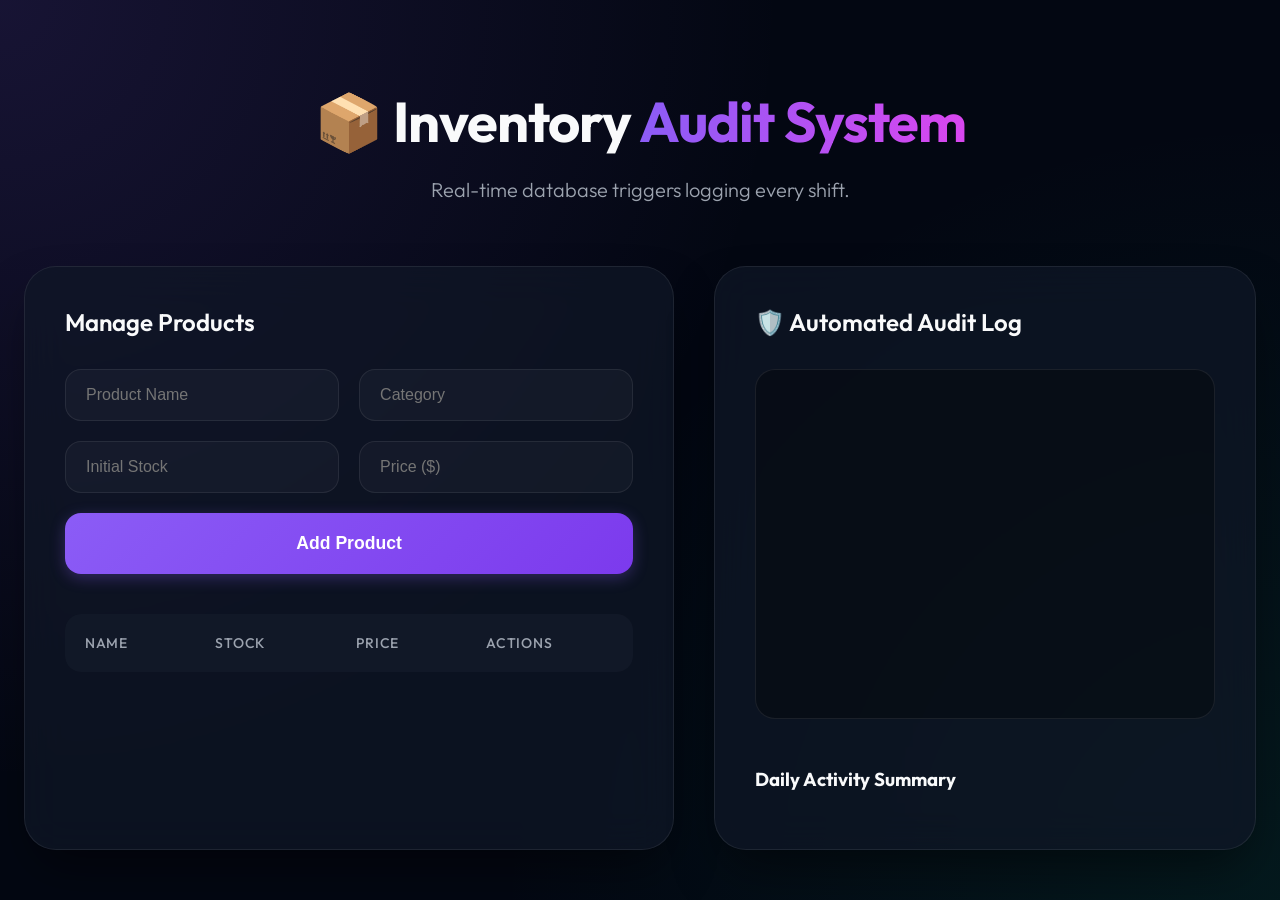
<file: index.html>
<!DOCTYPE html>
<html lang="en">
<head>
    <meta charset="UTF-8">
    <meta name="viewport" content="width=device-width, initial-scale=1.0">
    <title>Inventory Audit - Automated Logging</title>
    <link rel="stylesheet" href="style.css">
    <link href="https://fonts.googleapis.com/css2?family=Outfit:wght@300;400;600&display=swap" rel="stylesheet">
</head>
<body>
    <div class="container">
        <header>
            <h1>📦 Inventory <span class="accent">Audit System</span></h1>
            <p>Real-time database triggers logging every shift.</p>
        </header>

        <main class="dashboard">
            <!-- Left Side: Product Management -->
            <section class="card product-section">
                <h2>Manage Products</h2>
                <form id="productForm" class="glass-form">
                    <input type="text" id="name" placeholder="Product Name" required>
                    <input type="text" id="category" placeholder="Category" required>
                    <input type="number" id="stock" placeholder="Initial Stock" required>
                    <input type="number" step="0.01" id="price" placeholder="Price ($)" required>
                    <button type="submit" class="btn-primary">Add Product</button>
                </form>

                <div class="table-container">
                    <table id="productTable">
                        <thead>
                            <tr>
                                <th>Name</th>
                                <th>Stock</th>
                                <th>Price</th>
                                <th>Actions</th>
                            </tr>
                        </thead>
                        <tbody>
                            <!-- Products will be loaded here -->
                        </tbody>
                    </table>
                </div>
            </section>

            <!-- Right Side: Audit Logs -->
            <section class="card audit-section">
                <h2>🛡️ Automated Audit Log</h2>
                <div class="log-container" id="auditLog">
                    <!-- Logs will appear here -->
                </div>
                
                <div class="report-summary">
                    <h3>Daily Activity Summary</h3>
                    <div id="reportContainer"></div>
                </div>
            </section>
        </main>
    </div>
    <script src="script.js"></script>
</body>
</html>
</file>
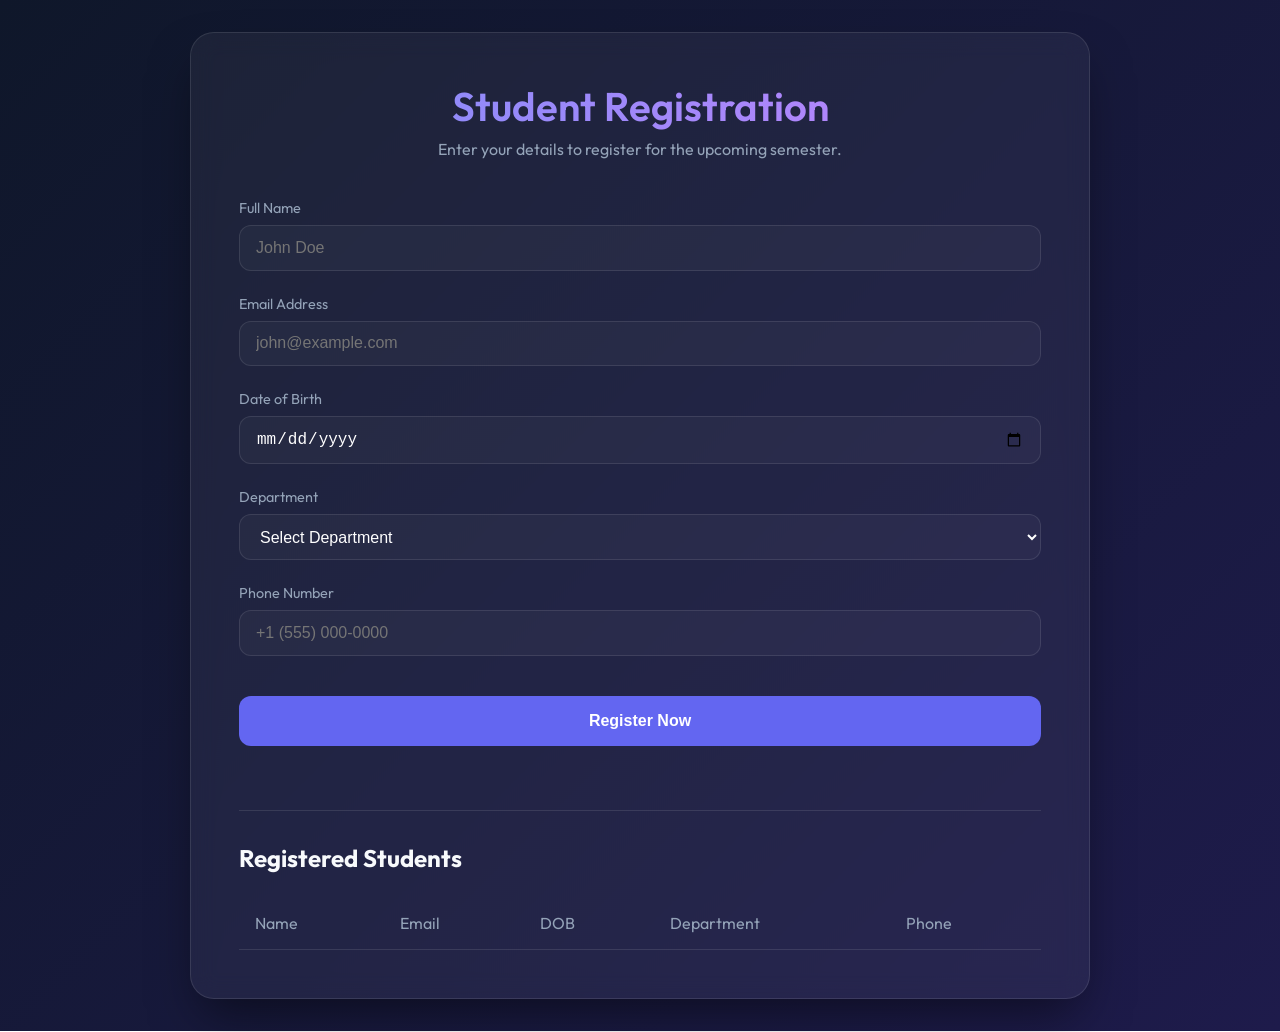
<file: task1_student_registration/index.html>
<!DOCTYPE html>
<html lang="en">
<head>
    <meta charset="UTF-8">
    <meta name="viewport" content="width=device-width, initial-scale=1.0">
    <title>Student Registration | Premium Portal</title>
    <link rel="stylesheet" href="style.css">
    <link href="https://fonts.googleapis.com/css2?family=Outfit:wght@300;400;600&display=swap" rel="stylesheet">
</head>
<body>
    <div class="container">
        <header>
            <h1>Student Registration</h1>
            <p>Enter your details to register for the upcoming semester.</p>
        </header>

        <section class="form-section">
            <form id="registrationForm">
                <div class="form-group">
                    <label for="name">Full Name</label>
                    <input type="text" id="name" name="name" placeholder="John Doe" required>
                </div>
                <div class="form-group">
                    <label for="email">Email Address</label>
                    <input type="email" id="email" name="email" placeholder="john@example.com" required>
                </div>
                <div class="form-group">
                    <label for="dob">Date of Birth</label>
                    <input type="date" id="dob" name="dob" required>
                </div>
                <div class="form-group">
                    <label for="department">Department</label>
                    <select id="department" name="department" required>
                        <option value="" disabled selected>Select Department</option>
                        <option value="Computer Science">Computer Science</option>
                        <option value="Information Technology">Information Technology</option>
                        <option value="Electronics">Electronics</option>
                        <option value="Mechanical">Mechanical</option>
                    </select>
                </div>
                <div class="form-group">
                    <label for="phone">Phone Number</label>
                    <input type="tel" id="phone" name="phone" placeholder="+1 (555) 000-0000" required>
                </div>
                <button type="submit" class="submit-btn" id="submitBtn">Register Now</button>
            </form>
        </section>

        <section class="list-section">
            <h2>Registered Students</h2>
            <div class="table-container">
                <table>
                    <thead>
                        <tr>
                            <th>Name</th>
                            <th>Email</th>
                            <th>DOB</th>
                            <th>Department</th>
                            <th>Phone</th>
                        </tr>
                    </thead>
                    <tbody id="studentTableBody">
                        <!-- Data will be loaded here -->
                    </tbody>
                </table>
            </div>
        </section>
    </div>

    <script src="script.js"></script>
</body>
</html>
</file>
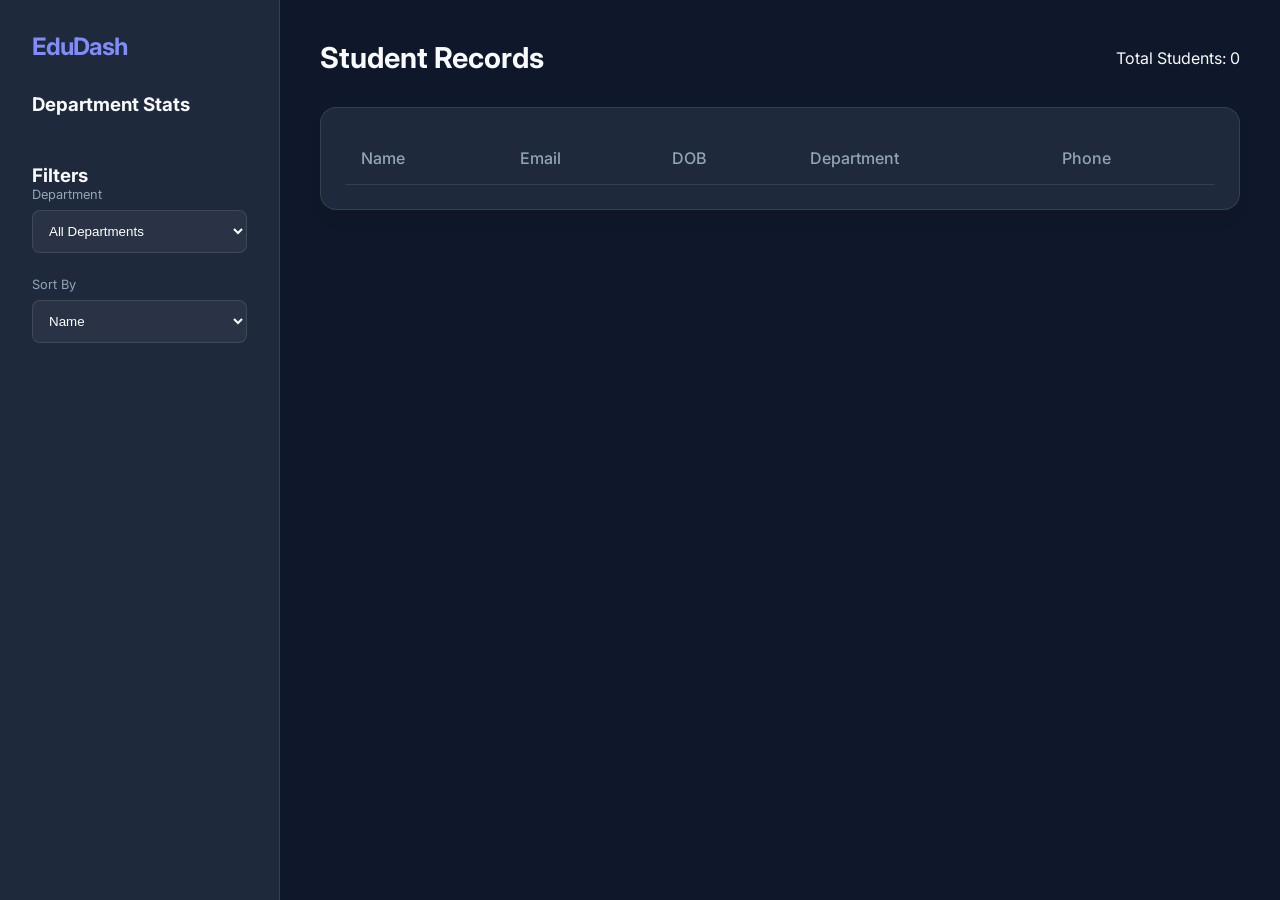
<file: task2_data_dashboard/index.html>
<!DOCTYPE html>
<html lang="en">
<head>
    <meta charset="UTF-8">
    <meta name="viewport" content="width=device-width, initial-scale=1.0">
    <title>Student Data Dashboard | Task 2</title>
    <link rel="stylesheet" href="style.css">
    <link href="https://fonts.googleapis.com/css2?family=Inter:wght@400;500;600;700&display=swap" rel="stylesheet">
</head>
<body>
    <div class="dashboard-container">
        <!-- Sidebar/Stats Section -->
        <aside class="sidebar">
            <div class="logo">
                <h2>EduDash</h2>
            </div>
            
            <div class="stats-section">
                <h3>Department Stats</h3>
                <div id="statsList" class="stats-grid">
                    <!-- Stats will be loaded here -->
                </div>
            </div>

            <div class="filters-section">
                <h3>Filters</h3>
                <div class="filter-group">
                    <label>Department</label>
                    <select id="deptFilter">
                        <option value="">All Departments</option>
                        <option value="Computer Science">Computer Science</option>
                        <option value="Information Technology">Information Technology</option>
                        <option value="Electronics">Electronics</option>
                        <option value="Mechanical">Mechanical</option>
                    </select>
                </div>
                <div class="filter-group">
                    <label>Sort By</label>
                    <select id="sortBy">
                        <option value="name">Name</option>
                        <option value="dob">Date of Birth</option>
                        <option value="created_at">Registration Date</option>
                    </select>
                </div>
            </div>
        </aside>

        <!-- Main Content Section -->
        <main class="main-content">
            <header class="header">
                <h1>Student Records</h1>
                <div class="user-info">
                    <span id="totalCount">Total Students: 0</span>
                </div>
            </header>

            <div class="table-card">
                <div class="table-container">
                    <table>
                        <thead>
                            <tr>
                                <th>Name</th>
                                <th>Email</th>
                                <th>DOB</th>
                                <th>Department</th>
                                <th>Phone</th>
                            </tr>
                        </thead>
                        <tbody id="studentTableBody">
                            <!-- Data will be loaded here -->
                        </tbody>
                    </table>
                </div>
            </div>
        </main>
    </div>

    <script src="script.js"></script>
</body>
</html>
</file>
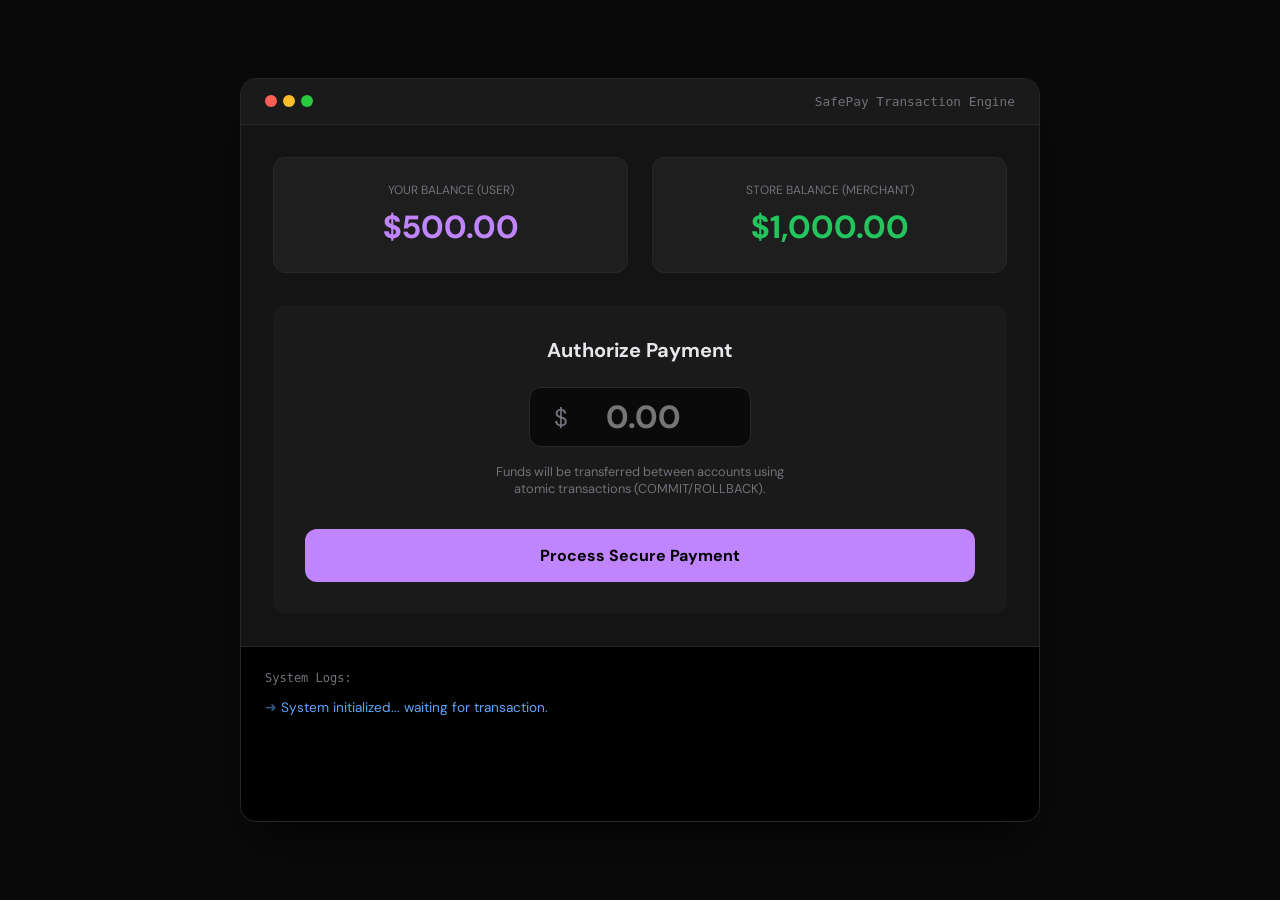
<file: task5_payment_simulation/index.html>
<!DOCTYPE html>
<html lang="en">
<head>
    <meta charset="UTF-8">
    <meta name="viewport" content="width=device-width, initial-scale=1.0">
    <title>SafePay | Transaction Simulation</title>
    <link rel="stylesheet" href="style.css">
    <link href="https://fonts.googleapis.com/css2?family=DM+Sans:wght@400;500;700&display=swap" rel="stylesheet">
</head>
<body>
    <div class="terminal-container">
        <header class="terminal-header">
            <div class="controls">
                <span></span><span></span><span></span>
            </div>
            <div class="title">SafePay Transaction Engine</div>
        </header>

        <section class="wallets">
            <div class="wallet-card user">
                <div class="label">Your Balance (User)</div>
                <div class="amount" id="userBalance">$0.00</div>
            </div>
            <div class="wallet-card merchant">
                <div class="label">Store Balance (Merchant)</div>
                <div class="amount" id="merchantBalance">$0.00</div>
            </div>
        </section>

        <main class="payment-view">
            <div class="payment-card">
                <h2>Authorize Payment</h2>
                <div class="input-container">
                    <span>$</span>
                    <input type="number" id="payAmount" placeholder="0.00" step="0.01">
                </div>
                <p class="hint">Funds will be transferred between accounts using atomic transactions (COMMIT/ROLLBACK).</p>
                <button id="payBtn" class="pay-btn">Process Secure Payment</button>
            </div>
        </main>

        <footer class="console">
            <div class="console-label">System Logs:</div>
            <div id="logs" class="logs-container">
                <div class="log system">System initialized... waiting for transaction.</div>
            </div>
        </footer>
    </div>

    <script src="script.js"></script>
</body>
</html>
</file>
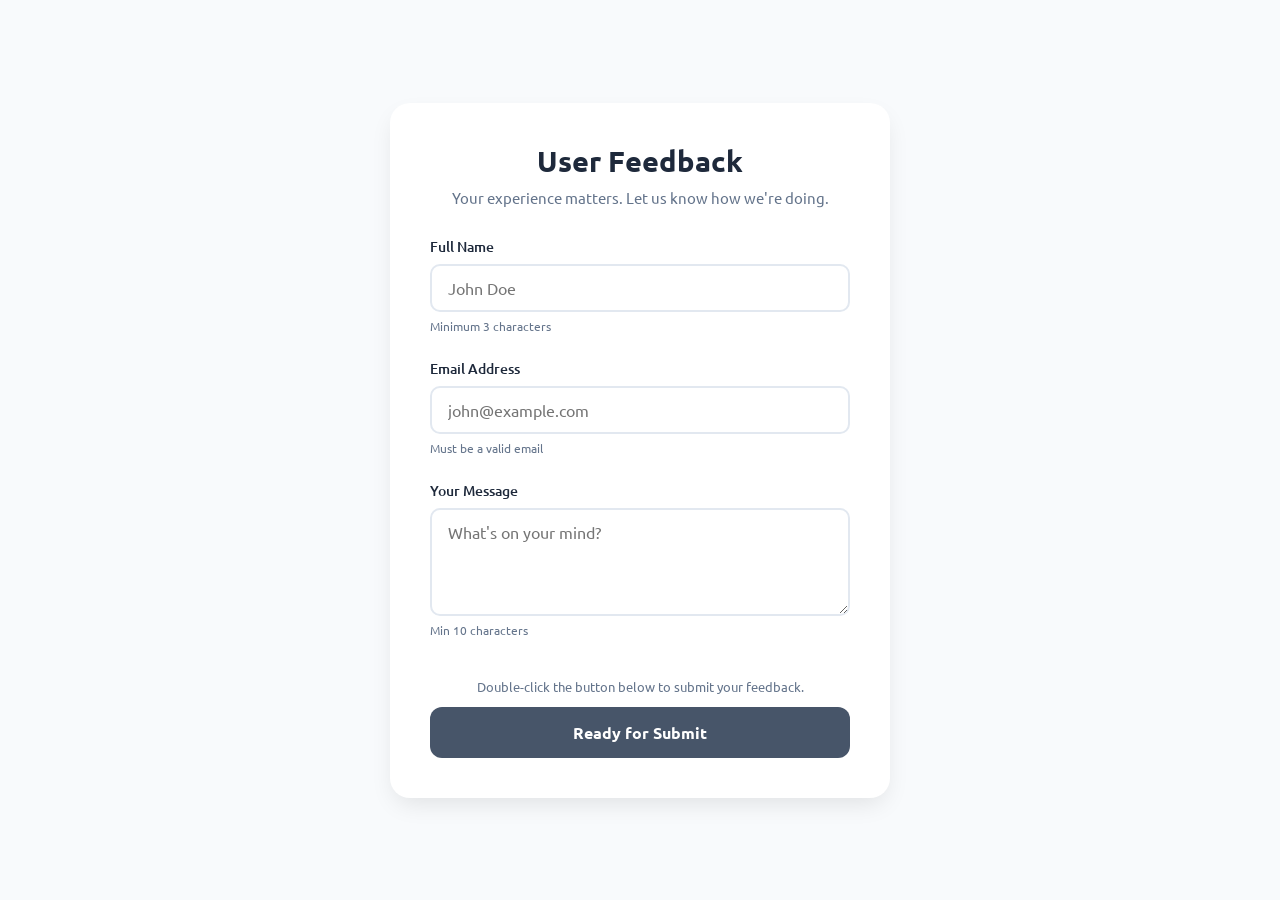
<file: task7_interactive_form/index.html>
<!DOCTYPE html>
<html lang="en">
<head>
    <meta charset="UTF-8">
    <meta name="viewport" content="width=device-width, initial-scale=1.0">
    <title>Interactive Feedback | Task 7</title>
    <link rel="stylesheet" href="style.css">
    <link href="https://fonts.googleapis.com/css2?family=Ubuntu:wght@400;500;700&display=swap" rel="stylesheet">
</head>
<body>
    <div class="form-container">
        <header>
            <h1>User Feedback</h1>
            <p>Your experience matters. Let us know how we're doing.</p>
        </header>

        <form id="feedbackForm">
            <!-- Name Field -->
            <div class="input-wrapper" id="nameWrapper">
                <label for="name">Full Name</label>
                <div class="input-inner">
                    <input type="text" id="name" placeholder="John Doe">
                    <span class="status-icon"></span>
                </div>
                <small class="hint">Minimum 3 characters</small>
            </div>

            <!-- Email Field -->
            <div class="input-wrapper" id="emailWrapper">
                <label for="email">Email Address</label>
                <div class="input-inner">
                    <input type="email" id="email" placeholder="john@example.com">
                    <span class="status-icon"></span>
                </div>
                <small class="hint">Must be a valid email</small>
            </div>

            <!-- Message Field -->
            <div class="input-wrapper" id="messageWrapper">
                <label for="message">Your Message</label>
                <div class="input-inner">
                    <textarea id="message" rows="4" placeholder="What's on your mind?"></textarea>
                </div>
                <small class="hint">Min 10 characters</small>
            </div>

            <div class="submit-area">
                <p class="action-hint">Double-click the button below to submit your feedback.</p>
                <button type="button" id="submitBtn" class="submit-btn" disabled>
                    Ready for Submit
                </button>
            </div>
        </form>

        <div id="confirmationOverlay" class="overlay">
            <div class="modal">
                <div class="icon">✅</div>
                <h2>Feedback Received!</h2>
                <p>Thank you for your valuable response. We will review it shortly.</p>
                <button id="closeModal">Close</button>
            </div>
        </div>
    </div>

    <script src="script.js"></script>
</body>
</html>
</file>
<file: style.css>
:root {
    --primary: #8b5cf6;
    --primary-glow: rgba(139, 92, 246, 0.4);
    --bg: #030712;
    --card-bg: rgba(17, 24, 39, 0.7);
    --text: #f9fafb;
    --text-dim: #9ca3af;
    --accent: #10b981;
    --border: rgba(255, 255, 255, 0.08);
}

* {
    box-sizing: border-box;
}

body {
    margin: 0;
    font-family: 'Outfit', -apple-system, BlinkMacSystemFont, sans-serif;
    background:
        radial-gradient(circle at 0% 0%, rgba(139, 92, 246, 0.15) 0%, transparent 50%),
        radial-gradient(circle at 100% 100%, rgba(16, 185, 129, 0.1) 0%, transparent 50%),
        #030712;
    color: var(--text);
    min-height: 100vh;
}

.container {
    max-width: 1300px;
    margin: 0 auto;
    padding: 3rem 1.5rem;
}

header {
    text-align: center;
    margin-bottom: 4rem;
}

h1 {
    font-size: 3.5rem;
    font-weight: 700;
    margin-bottom: 0.5rem;
    letter-spacing: -1px;
}

.accent {
    background: linear-gradient(to right, #8b5cf6, #d946ef);
    -webkit-background-clip: text;
    background-clip: text;
    -webkit-text-fill-color: transparent;
}

header p {
    color: var(--text-dim);
    font-size: 1.25rem;
    font-weight: 300;
}

.dashboard {
    display: grid;
    grid-template-columns: 1.2fr 1fr;
    gap: 2.5rem;
}

.card {
    background: var(--card-bg);
    backdrop-filter: blur(20px);
    border: 1px solid var(--border);
    border-radius: 2rem;
    padding: 2.5rem;
    box-shadow: 0 25px 50px -12px rgba(0, 0, 0, 0.5);
    transition: transform 0.3s ease, box-shadow 0.3s ease;
}

.card:hover {
    box-shadow: 0 30px 60px -12px rgba(139, 92, 246, 0.15);
}

h2 {
    margin-top: 0;
    font-size: 1.5rem;
    font-weight: 600;
    display: flex;
    align-items: center;
    gap: 0.75rem;
    margin-bottom: 2rem;
}

/* Forms */
.glass-form {
    display: grid;
    grid-template-columns: 1fr 1fr;
    gap: 1.25rem;
    margin-bottom: 2.5rem;
}

input {
    background: rgba(255, 255, 255, 0.03);
    border: 1px solid var(--border);
    padding: 1rem 1.25rem;
    border-radius: 1rem;
    color: white;
    font-size: 1rem;
    outline: none;
    transition: all 0.3s cubic-bezier(0.4, 0, 0.2, 1);
}

input:focus {
    border-color: var(--primary);
    background: rgba(255, 255, 255, 0.08);
    box-shadow: 0 0 0 4px var(--primary-glow);
}

.btn-primary {
    grid-column: span 2;
    background: linear-gradient(135deg, #8b5cf6 0%, #7c3aed 100%);
    color: white;
    border: none;
    padding: 1.25rem;
    border-radius: 1rem;
    font-size: 1.1rem;
    font-weight: 600;
    cursor: pointer;
    transition: all 0.3s ease;
    box-shadow: 0 4px 15px rgba(139, 92, 246, 0.3);
}

.btn-primary:hover {
    transform: translateY(-2px);
    box-shadow: 0 8px 25px rgba(139, 92, 246, 0.5);
}

/* Table */
.table-container {
    max-height: 400px;
    overflow-y: auto;
    border-radius: 1rem;
    background: rgba(0, 0, 0, 0.2);
}

table {
    width: 100%;
    border-collapse: collapse;
}

th {
    position: sticky;
    top: 0;
    background: #111827;
    text-align: left;
    color: var(--text-dim);
    font-weight: 500;
    font-size: 0.875rem;
    padding: 1.25rem;
    text-transform: uppercase;
    letter-spacing: 0.05em;
    z-index: 10;
}

td {
    padding: 1.25rem;
    border-bottom: 1px solid var(--border);
    font-size: 1rem;
}

/* Logs */
.log-container {
    height: 350px;
    overflow-y: auto;
    background: rgba(0, 0, 0, 0.3);
    border-radius: 1.25rem;
    padding: 1.5rem;
    font-family: 'JetBrains Mono', 'Fira Code', monospace;
    font-size: 0.9rem;
    border: 1px solid var(--border);
}

.log-entry {
    margin-bottom: 1.25rem;
    border-left: 4px solid var(--primary);
    padding: 1rem;
    background: rgba(255, 255, 255, 0.02);
    border-radius: 0 0.75rem 0.75rem 0;
}

.log-entry.INSERT {
    border-color: #10b981;
}

.log-entry.UPDATE {
    border-color: #f59e0b;
}

.log-time {
    color: var(--text-dim);
    font-size: 0.8rem;
    margin-bottom: 0.5rem;
    display: block;
}

.report-summary {
    margin-top: 3rem;
}

.report-item {
    background: linear-gradient(90deg, rgba(139, 92, 246, 0.1) 0%, transparent 100%);
    padding: 1.25rem;
    border-radius: 1rem;
    margin-bottom: 0.75rem;
    border: 1px solid var(--border);
    display: flex;
    justify-content: space-between;
    align-items: center;
}

@media (max-width: 1024px) {
    .dashboard {
        grid-template-columns: 1fr;
    }
}
</file>
<file: task1_student_registration/style.css>
:root {
    --primary: #6366f1;
    --primary-hover: #4f46e5;
    --bg-gradient: linear-gradient(135deg, #0f172a 0%, #1e1b4b 100%);
    --card-bg: rgba(255, 255, 255, 0.05);
    --text-main: #f8fafc;
    --text-muted: #94a3b8;
    --border: rgba(255, 255, 255, 0.1);
}

* {
    margin: 0;
    padding: 0;
    box-sizing: border-box;
}

body {
    font-family: 'Outfit', sans-serif;
    background: var(--bg-gradient);
    color: var(--text-main);
    min-height: 100vh;
    display: flex;
    justify-content: center;
    align-items: center;
    padding: 2rem;
}

.container {
    width: 100%;
    max-width: 900px;
    background: var(--card-bg);
    backdrop-filter: blur(12px);
    border: 1px solid var(--border);
    border-radius: 24px;
    padding: 3rem;
    box-shadow: 0 25px 50px -12px rgba(0, 0, 0, 0.5);
    animation: fadeIn 0.8s ease-out;
}

@keyframes fadeIn {
    from { opacity: 0; transform: translateY(20px); }
    to { opacity: 1; transform: translateY(0); }
}

header {
    text-align: center;
    margin-bottom: 2.5rem;
}

header h1 {
    font-size: 2.5rem;
    font-weight: 600;
    background: linear-gradient(to right, #818cf8, #c084fc);
    -webkit-background-clip: text;
    -webkit-text-fill-color: transparent;
    margin-bottom: 0.5rem;
}

header p {
    color: var(--text-muted);
}

.form-group {
    margin-bottom: 1.5rem;
}

label {
    display: block;
    font-size: 0.9rem;
    color: var(--text-muted);
    margin-bottom: 0.5rem;
}

input, select {
    width: 100%;
    padding: 0.8rem 1rem;
    background: rgba(255, 255, 255, 0.03);
    border: 1px solid var(--border);
    border-radius: 12px;
    color: white;
    font-size: 1rem;
    transition: all 0.3s ease;
}

input:focus, select:focus {
    outline: none;
    border-color: var(--primary);
    background: rgba(255, 255, 255, 0.08);
    box-shadow: 0 0 0 4px rgba(99, 102, 241, 0.2);
}

.submit-btn {
    width: 100%;
    padding: 1rem;
    background: var(--primary);
    border: none;
    border-radius: 12px;
    color: white;
    font-weight: 600;
    font-size: 1rem;
    cursor: pointer;
    transition: all 0.3s ease;
    margin-top: 1rem;
}

.submit-btn:hover {
    background: var(--primary-hover);
    transform: translateY(-2px);
}

.list-section {
    margin-top: 4rem;
    border-top: 1px solid var(--border);
    padding-top: 2rem;
}

.list-section h2 {
    font-size: 1.5rem;
    margin-bottom: 1.5rem;
}

.table-container {
    overflow-x: auto;
}

table {
    width: 100%;
    border-collapse: collapse;
    text-align: left;
}

th {
    padding: 1rem;
    color: var(--text-muted);
    font-weight: 400;
    border-bottom: 1px solid var(--border);
}

td {
    padding: 1rem;
    border-bottom: 1px solid var(--border);
}

tr:last-child td {
    border-bottom: none;
}
</file>
<file: task2_data_dashboard/style.css>
:root {
    --primary: #4f46e5;
    --primary-light: #818cf8;
    --bg: #0f172a;
    --sidebar-bg: #1e293b;
    --card-bg: #1e293b;
    --text-main: #f8fafc;
    --text-muted: #94a3b8;
    --border: rgba(255, 255, 255, 0.1);
    --accent: #10b981;
}

* {
    margin: 0;
    padding: 0;
    box-sizing: border-box;
}

body {
    font-family: 'Inter', sans-serif;
    background-color: var(--bg);
    color: var(--text-main);
    overflow: hidden;
}

.dashboard-container {
    display: grid;
    grid-template-columns: 280px 1fr;
    height: 100vh;
}

/* Sidebar */
.sidebar {
    background-color: var(--sidebar-bg);
    border-right: 1px solid var(--border);
    padding: 2rem;
    display: flex;
    flex-direction: column;
    gap: 2rem;
}

.logo h2 {
    font-size: 1.5rem;
    color: var(--primary-light);
    letter-spacing: -1px;
}

.stats-grid {
    display: grid;
    gap: 1rem;
    margin-top: 1rem;
}

.stat-item {
    background: rgba(255, 255, 255, 0.03);
    padding: 1rem;
    border-radius: 12px;
    border: 1px solid var(--border);
}

.stat-item .dept {
    font-size: 0.8rem;
    color: var(--text-muted);
}

.stat-item .val {
    font-size: 1.25rem;
    font-weight: 600;
    color: var(--accent);
}

.filter-group {
    margin-bottom: 1.5rem;
}

.filter-group label {
    display: block;
    font-size: 0.8rem;
    color: var(--text-muted);
    margin-bottom: 0.5rem;
}

select {
    width: 100%;
    padding: 0.75rem;
    background: rgba(255, 255, 255, 0.05);
    border: 1px solid var(--border);
    border-radius: 8px;
    color: white;
    cursor: pointer;
}

/* Main Content */
.main-content {
    padding: 2.5rem;
    overflow-y: auto;
}

.header {
    display: flex;
    justify-content: space-between;
    align-items: center;
    margin-bottom: 2rem;
}

.header h1 {
    font-size: 1.8rem;
}

.table-card {
    background: var(--card-bg);
    border: 1px solid var(--border);
    border-radius: 16px;
    padding: 1.5rem;
    box-shadow: 0 10px 15px -3px rgba(0, 0, 0, 0.1);
}

.table-container {
    overflow-x: auto;
}

table {
    width: 100%;
    border-collapse: collapse;
}

th {
    text-align: left;
    padding: 1rem;
    color: var(--text-muted);
    font-weight: 500;
    border-bottom: 1px solid var(--border);
}

td {
    padding: 1rem;
    border-bottom: 1px solid var(--border);
    font-size: 0.95rem;
}

tr:hover td {
    background: rgba(255, 255, 255, 0.02);
}
@media (max-width: 768px) {
    .dashboard-container {
        grid-template-columns: 1fr;
    }
    .sidebar {
        display: none;
    }
}
</file>
<file: task5_payment_simulation/style.css>
:root {
    --bg: #0a0a0a;
    --terminal-bg: #141414;
    --card-bg: #1e1e1e;
    --primary: #c084fc;
    --accent: #22c55e;
    --error: #ef4444;
    --text: #e5e7eb;
    --text-muted: #71717a;
    --border: #27272a;
}

* {
    margin: 0;
    padding: 0;
    box-sizing: border-box;
    font-family: 'DM Sans', sans-serif;
}

body {
    background-color: var(--bg);
    color: var(--text);
    display: flex;
    justify-content: center;
    align-items: center;
    min-height: 100vh;
    padding: 1.5rem;
}

.terminal-container {
    width: 100%;
    max-width: 800px;
    background: var(--terminal-bg);
    border: 1px solid var(--border);
    border-radius: 16px;
    box-shadow: 0 25px 50px -12px rgba(0, 0, 0, 0.7);
    overflow: hidden;
}

.terminal-header {
    background: #1a1a1a;
    padding: 0.75rem 1.5rem;
    display: flex;
    justify-content: space-between;
    align-items: center;
    border-bottom: 1px solid var(--border);
}

.terminal-header .controls span {
    display: inline-block;
    width: 12px;
    height: 12px;
    border-radius: 50%;
    margin-right: 6px;
}

.terminal-header .controls span:nth-child(1) { background: #ff5f56; }
.terminal-header .controls span:nth-child(2) { background: #ffbd2e; }
.terminal-header .controls span:nth-child(3) { background: #27c93f; }

.terminal-header .title {
    font-size: 0.8rem;
    color: var(--text-muted);
    font-family: monospace;
}

.wallets {
    display: grid;
    grid-template-columns: 1fr 1fr;
    gap: 1.5rem;
    padding: 2rem;
}

.wallet-card {
    background: var(--card-bg);
    padding: 1.5rem;
    border-radius: 12px;
    border: 1px solid var(--border);
    text-align: center;
}

.wallet-card .label {
    font-size: 0.75rem;
    color: var(--text-muted);
    text-transform: uppercase;
    margin-bottom: 0.5rem;
}

.wallet-card .amount {
    font-size: 2rem;
    font-weight: 700;
    color: var(--primary);
}

.wallet-card.merchant .amount {
    color: var(--accent);
}

.payment-view {
    padding: 0 2rem 2rem;
}

.payment-card {
    background: #1a1a1a;
    padding: 2rem;
    border-radius: 12px;
    text-align: center;
}

.payment-card h2 {
    font-size: 1.25rem;
    margin-bottom: 1.5rem;
}

.input-container {
    display: inline-flex;
    align-items: center;
    gap: 0.5rem;
    background: #0a0a0a;
    padding: 0.5rem 1.5rem;
    border-radius: 12px;
    border: 1px solid var(--border);
    margin-bottom: 1rem;
}

.input-container span { font-size: 1.5rem; color: var(--text-muted); }
.input-container input {
    background: transparent;
    border: none;
    color: white;
    font-size: 2rem;
    font-weight: 700;
    width: 150px;
    text-align: center;
}

.input-container input:focus { outline: none; }

.hint {
    font-size: 0.8rem;
    color: var(--text-muted);
    margin-bottom: 2rem;
    max-width: 300px;
    margin-left: auto;
    margin-right: auto;
}

.pay-btn {
    background: var(--primary);
    color: black;
    border: none;
    padding: 1rem 2rem;
    border-radius: 12px;
    font-weight: 700;
    font-size: 1rem;
    cursor: pointer;
    transition: all 0.3s ease;
    width: 100%;
}

.pay-btn:hover {
    background: #d8b4fe;
    transform: translateY(-2px);
}

.console {
    background: #000;
    padding: 1.5rem;
    border-top: 1px solid var(--border);
}

.console-label {
    font-size: 0.75rem;
    color: var(--text-muted);
    font-family: monospace;
    margin-bottom: 0.75rem;
}

.logs-container {
    height: 100px;
    overflow-y: auto;
    font-family: monospace;
    font-size: 0.85rem;
    line-height: 1.6;
}

.log.system { color: #60a5fa; }
.log.success { color: var(--accent); }
.log.error { color: var(--error); }
.log::before { content: '➜ '; opacity: 0.5; }
</file>
<file: task7_interactive_form/style.css>
:root {
    --bg: #f8fafc;
    --card: #ffffff;
    --primary: #475569;
    --accent: #3b82f6;
    --success: #10b981;
    --error: #ef4444;
    --text: #1e293b;
    --text-light: #64748b;
    --border: #e2e8f0;
}

* {
    margin: 0;
    padding: 0;
    box-sizing: border-box;
    font-family: 'Ubuntu', sans-serif;
}

body {
    background: var(--bg);
    display: flex;
    justify-content: center;
    align-items: center;
    min-height: 100vh;
    padding: 20px;
}

.form-container {
    background: var(--card);
    width: 100%;
    max-width: 500px;
    padding: 40px;
    border-radius: 20px;
    box-shadow: 0 10px 25px -5px rgba(0, 0, 0, 0.1);
}

header {
    text-align: center;
    margin-bottom: 30px;
}

header h1 {
    font-size: 1.8rem;
    color: var(--text);
    margin-bottom: 8px;
}

header p {
    color: var(--text-light);
    font-size: 0.95rem;
}

.input-wrapper {
    margin-bottom: 25px;
    transition: all 0.3s ease;
}

.input-wrapper label {
    display: block;
    font-size: 0.9rem;
    font-weight: 500;
    color: var(--text);
    margin-bottom: 8px;
}

.input-inner {
    position: relative;
    display: flex;
    align-items: center;
}

input, textarea {
    width: 100%;
    padding: 12px 16px;
    border: 2px solid var(--border);
    border-radius: 10px;
    font-size: 1rem;
    transition: all 0.3s ease;
    color: var(--text);
}

input:focus, textarea:focus {
    outline: none;
}

/* Custom Highlight on Hover */
.input-wrapper.highlight {
    transform: translateX(5px);
}

.input-wrapper.highlight input, 
.input-wrapper.highlight textarea {
    border-color: var(--accent);
    box-shadow: 0 4px 12px rgba(59, 130, 246, 0.08);
}

/* Validation States */
.valid input, .valid textarea { border-color: var(--success); }
.invalid input, .invalid textarea { border-color: var(--error); }

.status-icon {
    position: absolute;
    right: 15px;
    font-size: 1.2rem;
}

.valid .status-icon::after { content: '✓'; color: var(--success); }
.invalid .status-icon::after { content: '✕'; color: var(--error); }

.hint {
    display: block;
    font-size: 0.75rem;
    color: var(--text-light);
    margin-top: 6px;
}

.submit-area {
    margin-top: 40px;
    text-align: center;
}

.action-hint {
    font-size: 0.8rem;
    color: var(--text-light);
    margin-bottom: 12px;
}

.submit-btn {
    width: 100%;
    padding: 15px;
    background: var(--primary);
    color: white;
    border: none;
    border-radius: 12px;
    font-weight: 600;
    font-size: 1rem;
    cursor: pointer;
    transition: all 0.3s ease;
}

.submit-btn:not(:disabled) {
    background: var(--accent);
    box-shadow: 0 4px 14px rgba(59, 130, 246, 0.4);
}

.submit-btn:not(:disabled):hover {
    transform: scale(0.98);
}

/* Modal Overlay */
.overlay {
    position: fixed;
    inset: 0;
    background: rgba(0, 0, 0, 0.5);
    display: flex;
    justify-content: center;
    align-items: center;
    opacity: 0;
    pointer-events: none;
    transition: opacity 0.3s ease;
}

.overlay.visible {
    opacity: 1;
    pointer-events: auto;
}

.modal {
    background: white;
    padding: 40px;
    border-radius: 20px;
    text-align: center;
    max-width: 400px;
    transform: scale(0.9);
    transition: transform 0.3s ease;
}

.overlay.visible .modal { transform: scale(1); }

.modal .icon { font-size: 3rem; margin-bottom: 15px; }
.modal h2 { margin-bottom: 10px; }
.modal p { color: var(--text-light); border-bottom: 1px solid var(--border); padding-bottom: 20px; margin-bottom: 20px; }

.modal button {
    background: var(--text);
    color: white;
    padding: 10px 30px;
    border: none;
    border-radius: 8px;
    cursor: pointer;
}
</file>
